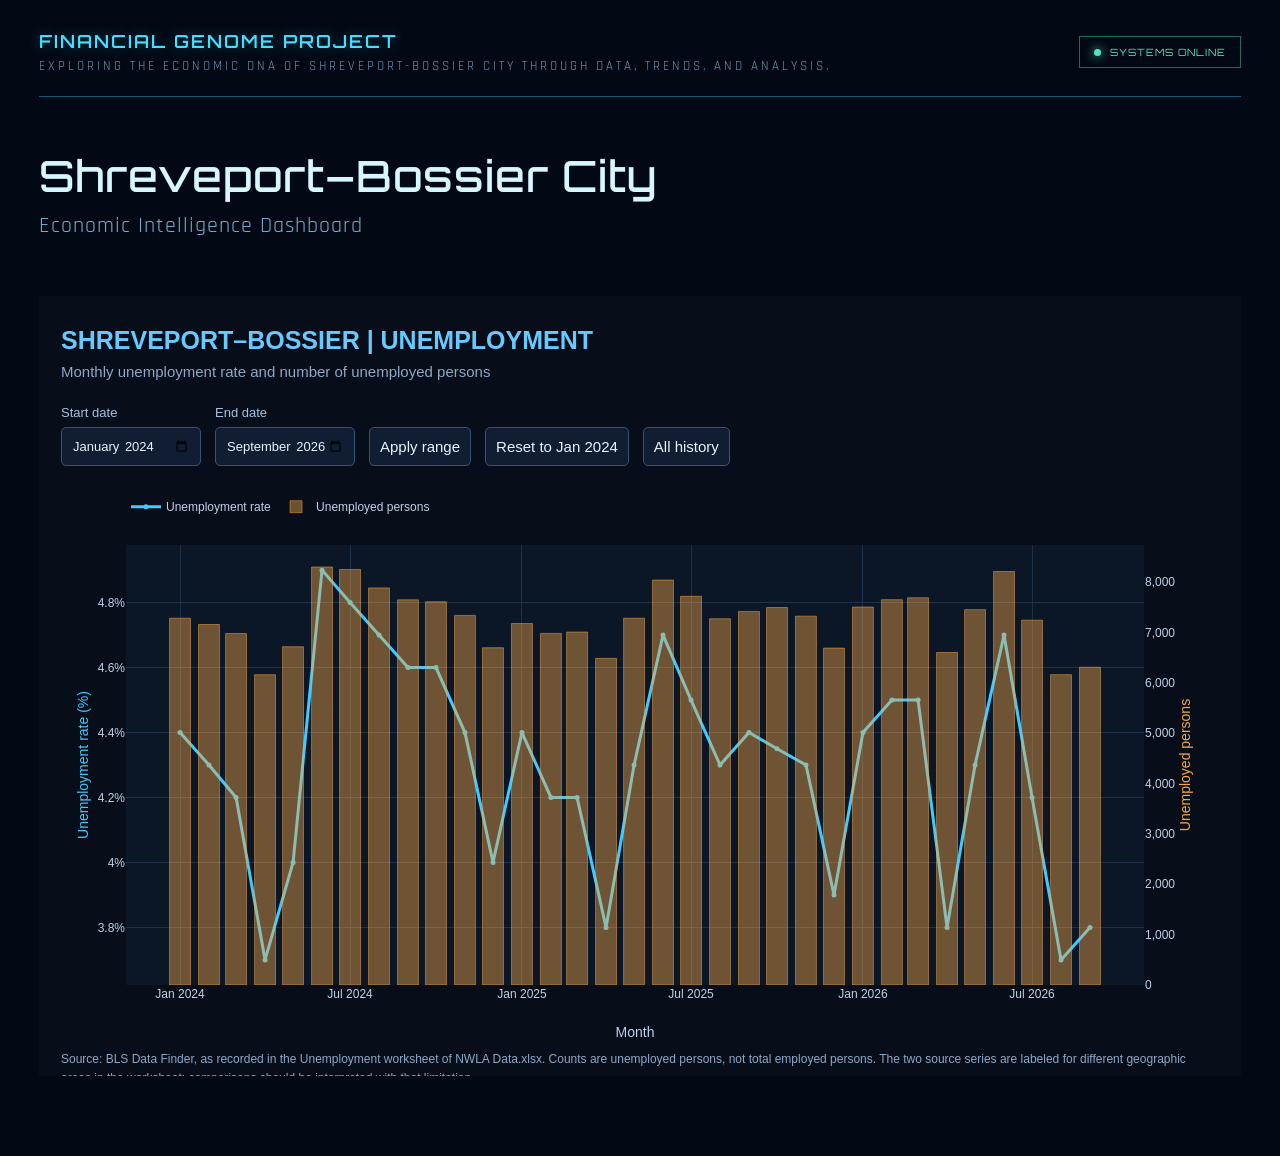
<file: index.html>
<!DOCTYPE html>
<html lang="en">

<head>
    <meta charset="UTF-8">
    <meta name="viewport"
          content="width=device-width, initial-scale=1.0">

    <title>Financial Genome Project</title>

    <!-- Google Fonts -->
    <link href="https://fonts.googleapis.com/css2?family=Orbitron:wght@400;500;600;700&family=Rajdhani:wght@400;500;600;700&display=swap"
          rel="stylesheet">

    <!-- Main Stylesheet -->
    <link rel="stylesheet" href="/style.css?v=2">

</head>

<body>

<main class="container">

    <!-- =====================================
         HEADER
         ===================================== -->

    <header class="site-header">

        <div class="brand">

            <div class="brand-name">
                FINANCIAL GENOME PROJECT
            </div>

            <div class="brand-subtitle">
                EXPLORING THE ECONOMIC DNA OF
                SHREVEPORT-BOSSIER CITY THROUGH
                DATA, TRENDS, AND ANALYSIS.
            </div>

        </div>

        <div class="system-status">
            <span class="status-dot"></span>
            SYSTEMS ONLINE
        </div>

    </header>


    <!-- =====================================
         HERO SECTION
         ===================================== -->

    <section class="hero">

        <div class="hero-content">

            <h1>Shreveport–Bossier City</h1>

            <div class="hero-description">
                Economic Intelligence Dashboard
            </div>

        </div>

    </section>


    <!-- =====================================
         UNEMPLOYMENT CHART
         ===================================== -->

    <section class="chart-section">

        <iframe
            id="unemployment-chart"
            src="/charts/unemployment.html?v=2"
            title="Shreveport-Bossier Unemployment"
            scrolling="no">
        </iframe>

    </section>


</main>

</body>
</html>
</file>
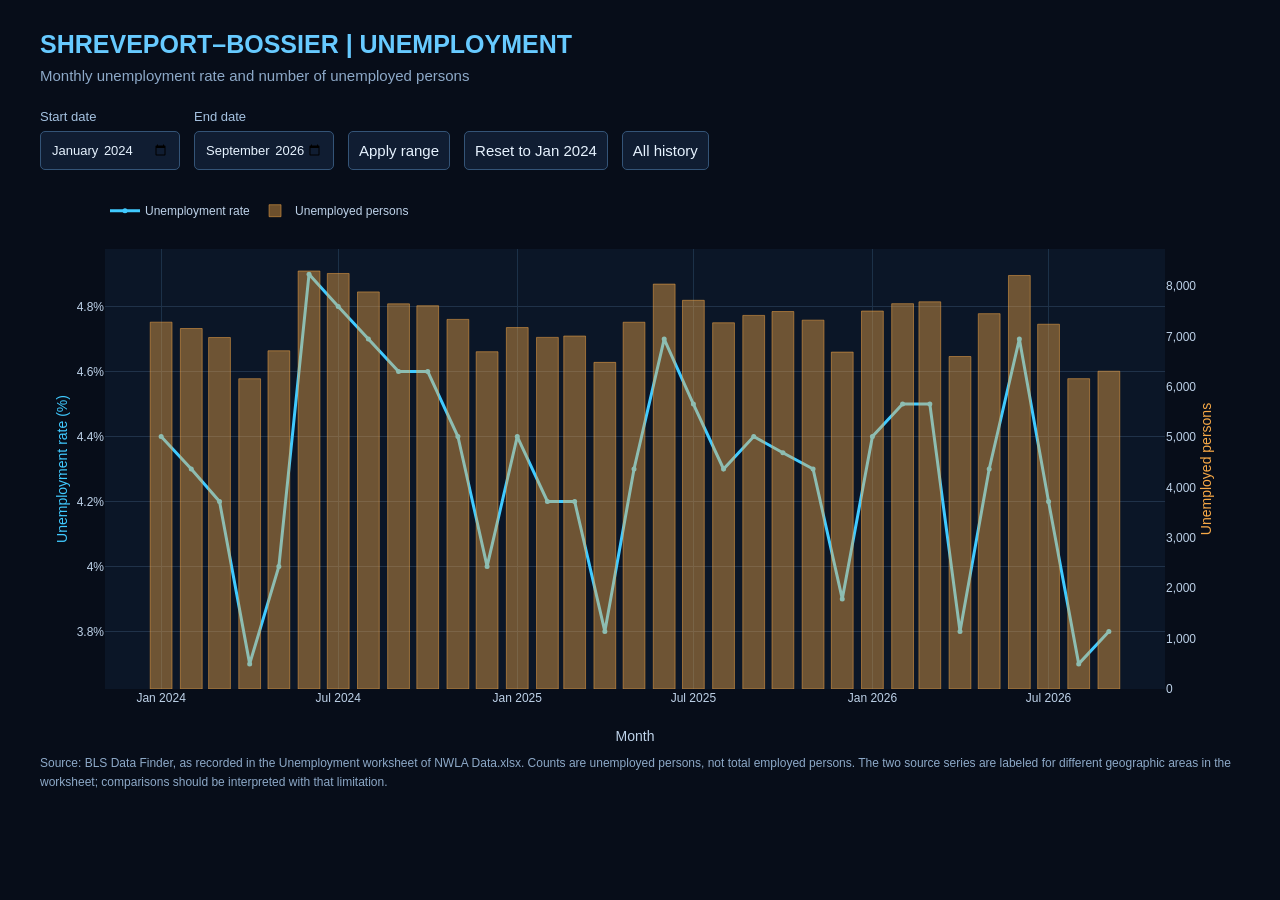
<file: charts/unemployment.html>
<!doctype html><html lang="en"><head><meta charset="utf-8"><meta name="viewport" content="width=device-width,initial-scale=1"><title>NWLA Unemployment | Financial Genome Project</title><script src="https://cdn.plot.ly/plotly-2.35.2.min.js"></script><style>body{margin:0;background:#070d19;color:#dceaff;font:15px Arial,sans-serif}.shell{max-width:1200px;margin:auto;padding:30px 22px}h1{color:#67caff;font-size:25px;margin:0 0 8px}.sub{color:#8da9c8;margin-bottom:25px}.controls{display:flex;gap:14px;align-items:end;flex-wrap:wrap;margin-bottom:14px}label{display:flex;flex-direction:column;gap:7px;color:#a5c2e1;font-size:13px}input,button{background:#101d32;border:1px solid #345477;color:#e7f3ff;padding:10px;border-radius:5px;font:inherit}button{cursor:pointer}button:hover{background:#1b385a}#chart{height:570px}.foot{color:#8da9c8;font-size:12px;line-height:1.6}@media(max-width:600px){#chart{height:460px}.shell{padding:20px 10px}}</style></head><body><main class="shell"><h1>SHREVEPORT–BOSSIER | UNEMPLOYMENT</h1><div class="sub">Monthly unemployment rate and number of unemployed persons</div><div class="controls"><label>Start date<input type="month" id="start" value="2024-01" min="1990-01"></label><label>End date<input type="month" id="end"></label><button id="apply">Apply range</button><button id="reset">Reset to Jan 2024</button><button id="all">All history</button></div><div id="chart"></div><div class="foot">Source: BLS Data Finder, as recorded in the Unemployment worksheet of NWLA Data.xlsx. Counts are unemployed persons, not total employed persons. The two source series are labeled for different geographic areas in the worksheet; comparisons should be interpreted with that limitation.</div></main><script>const records=[{"date":"1990-01-01","count":14146,"rate":8.8},{"date":"1990-02-01","count":9416,"rate":6.2},{"date":"1990-03-01","count":9187,"rate":5.9},{"date":"1990-04-01","count":9009,"rate":5.8},{"date":"1990-05-01","count":8899,"rate":5.9},{"date":"1990-06-01","count":10484,"rate":6.8},{"date":"1990-07-01","count":9809,"rate":6.3},{"date":"1990-08-01","count":10568,"rate":6.7},{"date":"1990-09-01","count":11222,"rate":7.1},{"date":"1990-10-01","count":11051,"rate":6.9},{"date":"1990-11-01","count":10753,"rate":6.7},{"date":"1990-12-01","count":11216,"rate":7.0},{"date":"1991-01-01","count":12460,"rate":7.9},{"date":"1991-02-01","count":11342,"rate":7.5},{"date":"1991-03-01","count":15259,"rate":9.3},{"date":"1991-04-01","count":11273,"rate":7.2},{"date":"1991-05-01","count":11110,"rate":7.1},{"date":"1991-06-01","count":12357,"rate":7.7},{"date":"1991-07-01","count":11055,"rate":6.9},{"date":"1991-08-01","count":11147,"rate":7.1},{"date":"1991-09-01","count":11072,"rate":7.0},{"date":"1991-10-01","count":10962,"rate":6.9},{"date":"1991-11-01","count":10303,"rate":6.5},{"date":"1991-12-01","count":10744,"rate":6.8},{"date":"1992-01-01","count":12164,"rate":7.8},{"date":"1992-02-01","count":14261,"rate":8.8},{"date":"1992-03-01","count":10663,"rate":6.8},{"date":"1992-04-01","count":9722,"rate":6.3},{"date":"1992-05-01","count":9957,"rate":6.5},{"date":"1992-06-01","count":12083,"rate":7.7},{"date":"1992-07-01","count":10470,"rate":6.6},{"date":"1992-08-01","count":10633,"rate":6.7},{"date":"1992-09-01","count":10321,"rate":6.5},{"date":"1992-10-01","count":9541,"rate":6.1},{"date":"1992-11-01","count":8977,"rate":5.7},{"date":"1992-12-01","count":9040,"rate":5.8},{"date":"1993-01-01","count":10219,"rate":6.7},{"date":"1993-02-01","count":9299,"rate":6.0},{"date":"1993-03-01","count":9218,"rate":6.0},{"date":"1993-04-01","count":9169,"rate":6.0},{"date":"1993-05-01","count":9585,"rate":6.2},{"date":"1993-06-01","count":11209,"rate":7.1},{"date":"1993-07-01","count":10190,"rate":6.5},{"date":"1993-08-01","count":10138,"rate":6.4},{"date":"1993-09-01","count":10320,"rate":6.5},{"date":"1993-10-01","count":10507,"rate":6.7},{"date":"1993-11-01","count":9977,"rate":6.4},{"date":"1993-12-01","count":10537,"rate":6.7},{"date":"1994-01-01","count":12429,"rate":8.0},{"date":"1994-02-01","count":11191,"rate":7.2},{"date":"1994-03-01","count":11088,"rate":7.2},{"date":"1994-04-01","count":10901,"rate":7.0},{"date":"1994-05-01","count":10343,"rate":6.7},{"date":"1994-06-01","count":11849,"rate":7.5},{"date":"1994-07-01","count":11592,"rate":7.3},{"date":"1994-08-01","count":11500,"rate":7.2},{"date":"1994-09-01","count":11300,"rate":7.2},{"date":"1994-10-01","count":11138,"rate":7.1},{"date":"1994-11-01","count":10199,"rate":6.6},{"date":"1994-12-01","count":9586,"rate":6.3},{"date":"1995-01-01","count":11495,"rate":7.5},{"date":"1995-02-01","count":9933,"rate":6.5},{"date":"1995-03-01","count":10485,"rate":6.7},{"date":"1995-04-01","count":10505,"rate":6.5},{"date":"1995-05-01","count":10176,"rate":6.4},{"date":"1995-06-01","count":11749,"rate":7.1},{"date":"1995-07-01","count":11192,"rate":6.8},{"date":"1995-08-01","count":11125,"rate":6.9},{"date":"1995-09-01","count":11020,"rate":6.9},{"date":"1995-10-01","count":10620,"rate":6.6},{"date":"1995-11-01","count":9847,"rate":6.2},{"date":"1995-12-01","count":9647,"rate":6.0},{"date":"1996-01-01","count":11214,"rate":7.0},{"date":"1996-02-01","count":9717,"rate":6.1},{"date":"1996-03-01","count":14124,"rate":8.3},{"date":"1996-04-01","count":9942,"rate":6.1},{"date":"1996-05-01","count":10707,"rate":6.5},{"date":"1996-06-01","count":12299,"rate":7.3},{"date":"1996-07-01","count":11636,"rate":6.9},{"date":"1996-08-01","count":11222,"rate":6.7},{"date":"1996-09-01","count":11109,"rate":6.7},{"date":"1996-10-01","count":10674,"rate":6.4},{"date":"1996-11-01","count":9727,"rate":5.9},{"date":"1996-12-01","count":9406,"rate":5.8},{"date":"1997-01-01","count":11259,"rate":7.0},{"date":"1997-02-01","count":9967,"rate":6.2},{"date":"1997-03-01","count":10798,"rate":6.5},{"date":"1997-04-01","count":9776,"rate":6.0},{"date":"1997-05-01","count":14484,"rate":8.2},{"date":"1997-06-01","count":13033,"rate":7.5},{"date":"1997-07-01","count":11715,"rate":6.8},{"date":"1997-08-01","count":13391,"rate":7.6},{"date":"1997-09-01","count":11033,"rate":6.6},{"date":"1997-10-01","count":9796,"rate":6.0},{"date":"1997-11-01","count":8730,"rate":5.3},{"date":"1997-12-01","count":8477,"rate":5.2},{"date":"1998-01-01","count":9633,"rate":6.1},{"date":"1998-02-01","count":8318,"rate":5.2},{"date":"1998-03-01","count":9506,"rate":5.9},{"date":"1998-04-01","count":8869,"rate":5.4},{"date":"1998-05-01","count":9236,"rate":5.6},{"date":"1998-06-01","count":16174,"rate":9.0},{"date":"1998-07-01","count":15656,"rate":8.7},{"date":"1998-08-01","count":10257,"rate":6.1},{"date":"1998-09-01","count":9455,"rate":5.7},{"date":"1998-10-01","count":8356,"rate":5.1},{"date":"1998-11-01","count":7472,"rate":4.6},{"date":"1998-12-01","count":6983,"rate":4.4},{"date":"1999-01-01","count":8297,"rate":5.2},{"date":"1999-02-01","count":7250,"rate":4.6},{"date":"1999-03-01","count":6860,"rate":4.3},{"date":"1999-04-01","count":6775,"rate":4.2},{"date":"1999-05-01","count":6607,"rate":4.1},{"date":"1999-06-01","count":8647,"rate":5.1},{"date":"1999-07-01","count":8166,"rate":4.8},{"date":"1999-08-01","count":8035,"rate":4.7},{"date":"1999-09-01","count":8159,"rate":4.8},{"date":"1999-10-01","count":7639,"rate":4.5},{"date":"1999-11-01","count":6870,"rate":4.1},{"date":"1999-12-01","count":6440,"rate":3.9},{"date":"2000-01-01","count":8870,"rate":5.3},{"date":"2000-02-01","count":7920,"rate":4.7},{"date":"2000-03-01","count":8303,"rate":4.9},{"date":"2000-04-01","count":7376,"rate":4.4},{"date":"2000-05-01","count":8317,"rate":5.0},{"date":"2000-06-01","count":9764,"rate":5.7},{"date":"2000-07-01","count":9061,"rate":5.3},{"date":"2000-08-01","count":9228,"rate":5.4},{"date":"2000-09-01","count":8946,"rate":5.3},{"date":"2000-10-01","count":8553,"rate":5.0},{"date":"2000-11-01","count":8300,"rate":4.9},{"date":"2000-12-01","count":7875,"rate":4.7},{"date":"2001-01-01","count":11777,"rate":6.8},{"date":"2001-02-01","count":8308,"rate":5.1},{"date":"2001-03-01","count":9139,"rate":5.6},{"date":"2001-04-01","count":8823,"rate":5.2},{"date":"2001-05-01","count":8843,"rate":5.3},{"date":"2001-06-01","count":10543,"rate":6.1},{"date":"2001-07-01","count":9716,"rate":5.6},{"date":"2001-08-01","count":9564,"rate":5.7},{"date":"2001-09-01","count":10256,"rate":6.1},{"date":"2001-10-01","count":10314,"rate":6.1},{"date":"2001-11-01","count":10492,"rate":6.3},{"date":"2001-12-01","count":10579,"rate":6.4},{"date":"2002-01-01","count":14261,"rate":8.4},{"date":"2002-02-01","count":11740,"rate":7.0},{"date":"2002-03-01","count":10686,"rate":6.5},{"date":"2002-04-01","count":10405,"rate":6.3},{"date":"2002-05-01","count":10594,"rate":6.4},{"date":"2002-06-01","count":12457,"rate":7.3},{"date":"2002-07-01","count":11063,"rate":6.5},{"date":"2002-08-01","count":10926,"rate":6.5},{"date":"2002-09-01","count":10680,"rate":6.4},{"date":"2002-10-01","count":10372,"rate":6.3},{"date":"2002-11-01","count":10514,"rate":6.4},{"date":"2002-12-01","count":10433,"rate":6.4},{"date":"2003-01-01","count":11943,"rate":7.3},{"date":"2003-02-01","count":10941,"rate":6.8},{"date":"2003-03-01","count":11453,"rate":7.0},{"date":"2003-04-01","count":12610,"rate":7.6},{"date":"2003-05-01","count":12916,"rate":7.7},{"date":"2003-06-01","count":14098,"rate":8.3},{"date":"2003-07-01","count":12823,"rate":7.5},{"date":"2003-08-01","count":11989,"rate":7.1},{"date":"2003-09-01","count":11183,"rate":6.7},{"date":"2003-10-01","count":10323,"rate":6.2},{"date":"2003-11-01","count":9689,"rate":5.8},{"date":"2003-12-01","count":9601,"rate":5.7},{"date":"2004-01-01","count":11325,"rate":6.8},{"date":"2004-02-01","count":9861,"rate":5.9},{"date":"2004-03-01","count":10576,"rate":6.3},{"date":"2004-04-01","count":9786,"rate":5.8},{"date":"2004-05-01","count":9984,"rate":5.9},{"date":"2004-06-01","count":11853,"rate":6.8},{"date":"2004-07-01","count":10920,"rate":6.2},{"date":"2004-08-01","count":9663,"rate":5.6},{"date":"2004-09-01","count":9613,"rate":5.6},{"date":"2004-10-01","count":9671,"rate":5.6},{"date":"2004-11-01","count":9381,"rate":5.4},{"date":"2004-12-01","count":9281,"rate":5.4},{"date":"2005-01-01","count":10600,"rate":6.1},{"date":"2005-02-01","count":9634,"rate":5.6},{"date":"2005-03-01","count":9465,"rate":5.5},{"date":"2005-04-01","count":9015,"rate":5.2},{"date":"2005-05-01","count":9438,"rate":5.4},{"date":"2005-06-01","count":11232,"rate":6.4},{"date":"2005-07-01","count":11004,"rate":6.2},{"date":"2005-08-01","count":9815,"rate":5.6},{"date":"2005-09-01","count":13477,"rate":7.0},{"date":"2005-10-01","count":12207,"rate":6.3},{"date":"2005-11-01","count":12563,"rate":6.5},{"date":"2005-12-01","count":8993,"rate":4.8},{"date":"2006-01-01","count":7476,"rate":4.0},{"date":"2006-02-01","count":6194,"rate":3.4},{"date":"2006-03-01","count":6492,"rate":3.5},{"date":"2006-04-01","count":6437,"rate":3.5},{"date":"2006-05-01","count":7106,"rate":3.9},{"date":"2006-06-01","count":8798,"rate":4.7},{"date":"2006-07-01","count":8416,"rate":4.5},{"date":"2006-08-01","count":7829,"rate":4.3},{"date":"2006-09-01","count":7718,"rate":4.3},{"date":"2006-10-01","count":7664,"rate":4.2},{"date":"2006-11-01","count":7745,"rate":4.3},{"date":"2006-12-01","count":7360,"rate":4.1},{"date":"2007-01-01","count":10646,"rate":5.8},{"date":"2007-02-01","count":7894,"rate":4.4},{"date":"2007-03-01","count":7727,"rate":4.3},{"date":"2007-04-01","count":7901,"rate":4.4},{"date":"2007-05-01","count":8574,"rate":4.7},{"date":"2007-06-01","count":10011,"rate":5.4},{"date":"2007-07-01","count":10076,"rate":5.4},{"date":"2007-08-01","count":8811,"rate":4.8},{"date":"2007-09-01","count":8752,"rate":4.8},{"date":"2007-10-01","count":7822,"rate":4.3},{"date":"2007-11-01","count":7652,"rate":4.2},{"date":"2007-12-01","count":8067,"rate":4.4},{"date":"2008-01-01","count":9098,"rate":5.0},{"date":"2008-02-01","count":7932,"rate":4.5},{"date":"2008-03-01","count":8691,"rate":4.8},{"date":"2008-04-01","count":7794,"rate":4.3},{"date":"2008-05-01","count":8573,"rate":4.7},{"date":"2008-06-01","count":10647,"rate":5.7},{"date":"2008-07-01","count":11085,"rate":5.9},{"date":"2008-08-01","count":10389,"rate":5.5},{"date":"2008-09-01","count":9296,"rate":4.9},{"date":"2008-10-01","count":10467,"rate":5.6},{"date":"2008-11-01","count":10600,"rate":5.7},{"date":"2008-12-01","count":11059,"rate":6.0},{"date":"2009-01-01","count":14677,"rate":7.9},{"date":"2009-02-01","count":13687,"rate":7.5},{"date":"2009-03-01","count":12917,"rate":7.1},{"date":"2009-04-01","count":12494,"rate":6.9},{"date":"2009-05-01","count":12780,"rate":7.1},{"date":"2009-06-01","count":14859,"rate":8.0},{"date":"2009-07-01","count":15645,"rate":8.4},{"date":"2009-08-01","count":13641,"rate":7.5},{"date":"2009-09-01","count":12652,"rate":7.0},{"date":"2009-10-01","count":12133,"rate":6.8},{"date":"2009-11-01","count":11365,"rate":6.3},{"date":"2009-12-01","count":11790,"rate":6.6},{"date":"2010-01-01","count":12969,"rate":7.3},{"date":"2010-02-01","count":12415,"rate":7.0},{"date":"2010-03-01","count":11854,"rate":6.7},{"date":"2010-04-01","count":11767,"rate":6.5},{"date":"2010-05-01","count":12503,"rate":7.0},{"date":"2010-06-01","count":14273,"rate":7.8},{"date":"2010-07-01","count":14559,"rate":7.9},{"date":"2010-08-01","count":13903,"rate":7.7},{"date":"2010-09-01","count":13619,"rate":7.6},{"date":"2010-10-01","count":13271,"rate":7.4},{"date":"2010-11-01","count":13087,"rate":7.3},{"date":"2010-12-01","count":12316,"rate":6.9},{"date":"2011-01-01","count":13826,"rate":7.8},{"date":"2011-02-01","count":12539,"rate":7.1},{"date":"2011-03-01","count":12296,"rate":6.9},{"date":"2011-04-01","count":11826,"rate":6.6},{"date":"2011-05-01","count":12399,"rate":6.9},{"date":"2011-06-01","count":13992,"rate":7.8},{"date":"2011-07-01","count":13507,"rate":7.4},{"date":"2011-08-01","count":13211,"rate":7.3},{"date":"2011-09-01","count":12953,"rate":7.2},{"date":"2011-10-01","count":12605,"rate":7.0},{"date":"2011-11-01","count":11893,"rate":6.6},{"date":"2011-12-01","count":11658,"rate":6.5},{"date":"2012-01-01","count":12998,"rate":7.3},{"date":"2012-02-01","count":12136,"rate":6.8},{"date":"2012-03-01","count":12206,"rate":6.8},{"date":"2012-04-01","count":11534,"rate":6.5},{"date":"2012-05-01","count":12498,"rate":7.0},{"date":"2012-06-01","count":14444,"rate":7.9},{"date":"2012-07-01","count":13762,"rate":7.6},{"date":"2012-08-01","count":12800,"rate":7.2},{"date":"2012-09-01","count":12188,"rate":6.9},{"date":"2012-10-01","count":12014,"rate":6.8},{"date":"2012-11-01","count":11053,"rate":6.3},{"date":"2012-12-01","count":11849,"rate":6.8},{"date":"2013-01-01","count":14110,"rate":8.1},{"date":"2013-02-01","count":12782,"rate":7.4},{"date":"2013-03-01","count":12567,"rate":7.3},{"date":"2013-04-01","count":12200,"rate":7.0},{"date":"2013-05-01","count":12802,"rate":7.3},{"date":"2013-06-01","count":14678,"rate":8.2},{"date":"2013-07-01","count":13705,"rate":7.7},{"date":"2013-08-01","count":12752,"rate":7.3},{"date":"2013-09-01","count":12349,"rate":7.1},{"date":"2013-10-01","count":11809,"rate":6.8},{"date":"2013-11-01","count":10928,"rate":6.3},{"date":"2013-12-01","count":10140,"rate":5.9},{"date":"2014-01-01","count":11090,"rate":6.5},{"date":"2014-02-01","count":10387,"rate":6.1},{"date":"2014-03-01","count":10846,"rate":6.2},{"date":"2014-04-01","count":10209,"rate":5.9},{"date":"2014-05-01","count":11528,"rate":6.6},{"date":"2014-06-01","count":13161,"rate":7.4},{"date":"2014-07-01","count":13803,"rate":7.7},{"date":"2014-08-01","count":13739,"rate":7.7},{"date":"2014-09-01","count":13332,"rate":7.5},{"date":"2014-10-01","count":12935,"rate":7.3},{"date":"2014-11-01","count":12931,"rate":7.3},{"date":"2014-12-01","count":12052,"rate":6.9},{"date":"2015-01-01","count":13215,"rate":7.5},{"date":"2015-02-01","count":12082,"rate":6.9},{"date":"2015-03-01","count":12044,"rate":6.9},{"date":"2015-04-01","count":11670,"rate":6.6},{"date":"2015-05-01","count":12308,"rate":7.0},{"date":"2015-06-01","count":13255,"rate":7.5},{"date":"2015-07-01","count":12832,"rate":7.3},{"date":"2015-08-01","count":11774,"rate":6.8},{"date":"2015-09-01","count":11523,"rate":6.7},{"date":"2015-10-01","count":11284,"rate":6.5},{"date":"2015-11-01","count":10510,"rate":6.1},{"date":"2015-12-01","count":9809,"rate":5.8},{"date":"2016-01-01","count":11067,"rate":6.6},{"date":"2016-02-01","count":10278,"rate":6.1},{"date":"2016-03-01","count":10590,"rate":6.3},{"date":"2016-04-01","count":10212,"rate":6.0},{"date":"2016-05-01","count":10338,"rate":6.1},{"date":"2016-06-01","count":12391,"rate":7.2},{"date":"2016-07-01","count":12063,"rate":7.1},{"date":"2016-08-01","count":11541,"rate":6.8},{"date":"2016-09-01","count":11487,"rate":6.8},{"date":"2016-10-01","count":10677,"rate":6.3},{"date":"2016-11-01","count":9941,"rate":5.9},{"date":"2016-12-01","count":9551,"rate":5.7},{"date":"2017-01-01","count":10536,"rate":6.3},{"date":"2017-02-01","count":9736,"rate":5.9},{"date":"2017-03-01","count":9398,"rate":5.6},{"date":"2017-04-01","count":9188,"rate":5.5},{"date":"2017-05-01","count":9216,"rate":5.6},{"date":"2017-06-01","count":10400,"rate":6.2},{"date":"2017-07-01","count":10107,"rate":5.9},{"date":"2017-08-01","count":9799,"rate":5.8},{"date":"2017-09-01","count":8947,"rate":5.3},{"date":"2017-10-01","count":8005,"rate":4.8},{"date":"2017-11-01","count":7902,"rate":4.7},{"date":"2017-12-01","count":7541,"rate":4.5},{"date":"2018-01-01","count":8276,"rate":4.9},{"date":"2018-02-01","count":7990,"rate":4.8},{"date":"2018-03-01","count":8269,"rate":4.9},{"date":"2018-04-01","count":8090,"rate":4.8},{"date":"2018-05-01","count":8604,"rate":5.1},{"date":"2018-06-01","count":10970,"rate":6.4},{"date":"2018-07-01","count":10016,"rate":5.8},{"date":"2018-08-01","count":9262,"rate":5.5},{"date":"2018-09-01","count":8484,"rate":5.1},{"date":"2018-10-01","count":8303,"rate":4.9},{"date":"2018-11-01","count":7815,"rate":4.7},{"date":"2018-12-01","count":7834,"rate":4.7},{"date":"2019-01-01","count":8914,"rate":5.3},{"date":"2019-02-01","count":7658,"rate":4.6},{"date":"2019-03-01","count":7200,"rate":4.3},{"date":"2019-04-01","count":6816,"rate":4.1},{"date":"2019-05-01","count":7704,"rate":4.6},{"date":"2019-06-01","count":9643,"rate":5.7},{"date":"2019-07-01","count":9447,"rate":5.6},{"date":"2019-08-01","count":8804,"rate":5.3},{"date":"2019-09-01","count":8306,"rate":5.0},{"date":"2019-10-01","count":8512,"rate":5.1},{"date":"2019-11-01","count":8286,"rate":4.9},{"date":"2019-12-01","count":7815,"rate":4.7},{"date":"2020-01-01","count":8381,"rate":5.1},{"date":"2020-02-01","count":6887,"rate":4.2},{"date":"2020-03-01","count":11813,"rate":7.1},{"date":"2020-04-01","count":18875,"rate":11.9},{"date":"2020-05-01","count":19868,"rate":12.2},{"date":"2020-06-01","count":18857,"rate":11.2},{"date":"2020-07-01","count":17826,"rate":10.5},{"date":"2020-08-01","count":14792,"rate":8.8},{"date":"2020-09-01","count":14756,"rate":8.8},{"date":"2020-10-01","count":13295,"rate":7.9},{"date":"2020-11-01","count":11490,"rate":6.9},{"date":"2020-12-01","count":11384,"rate":6.9},{"date":"2021-01-01","count":11430,"rate":6.9},{"date":"2021-02-01","count":10700,"rate":6.5},{"date":"2021-03-01","count":10191,"rate":6.1},{"date":"2021-04-01","count":10079,"rate":6.1},{"date":"2021-05-01","count":10147,"rate":6.1},{"date":"2021-06-01","count":11559,"rate":6.8},{"date":"2021-07-01","count":10078,"rate":6.0},{"date":"2021-08-01","count":8798,"rate":5.3},{"date":"2021-09-01","count":7772,"rate":4.6},{"date":"2021-10-01","count":6909,"rate":4.2},{"date":"2021-11-01","count":6238,"rate":3.7},{"date":"2021-12-01","count":5599,"rate":3.4},{"date":"2022-01-01","count":6805,"rate":4.1},{"date":"2022-02-01","count":6223,"rate":3.7},{"date":"2022-03-01","count":5993,"rate":3.5},{"date":"2022-04-01","count":5518,"rate":3.3},{"date":"2022-05-01","count":6109,"rate":3.6},{"date":"2022-06-01","count":7647,"rate":4.5},{"date":"2022-07-01","count":7171,"rate":4.2},{"date":"2022-08-01","count":6648,"rate":4.0},{"date":"2022-09-01","count":6180,"rate":3.7},{"date":"2022-10-01","count":5662,"rate":3.4},{"date":"2022-11-01","count":5468,"rate":3.3},{"date":"2022-12-01","count":5464,"rate":3.3},{"date":"2023-01-01","count":6254,"rate":3.8},{"date":"2023-02-01","count":6018,"rate":3.6},{"date":"2023-03-01","count":5751,"rate":3.4},{"date":"2023-04-01","count":5224,"rate":3.1},{"date":"2023-05-01","count":6357,"rate":3.8},{"date":"2023-06-01","count":7338,"rate":4.3},{"date":"2023-07-01","count":6380,"rate":3.8},{"date":"2023-08-01","count":6605,"rate":3.9},{"date":"2023-09-01","count":6967,"rate":4.1},{"date":"2023-10-01","count":6918,"rate":4.1},{"date":"2023-11-01","count":6570,"rate":3.9},{"date":"2023-12-01","count":6643,"rate":4.0},{"date":"2024-01-01","count":7284,"rate":4.4},{"date":"2024-02-01","count":7158,"rate":4.3},{"date":"2024-03-01","count":6979,"rate":4.2},{"date":"2024-04-01","count":6161,"rate":3.7},{"date":"2024-05-01","count":6716,"rate":4.0},{"date":"2024-06-01","count":8300,"rate":4.9},{"date":"2024-07-01","count":8251,"rate":4.8},{"date":"2024-08-01","count":7885,"rate":4.7},{"date":"2024-09-01","count":7648,"rate":4.6},{"date":"2024-10-01","count":7610,"rate":4.6},{"date":"2024-11-01","count":7339,"rate":4.4},{"date":"2024-12-01","count":6697,"rate":4.0},{"date":"2025-01-01","count":7177,"rate":4.4},{"date":"2025-02-01","count":6982,"rate":4.2},{"date":"2025-03-01","count":7009,"rate":4.2},{"date":"2025-04-01","count":6486,"rate":3.8},{"date":"2025-05-01","count":7283,"rate":4.3},{"date":"2025-06-01","count":8040,"rate":4.7},{"date":"2025-07-01","count":7718,"rate":4.5},{"date":"2025-08-01","count":7272,"rate":4.3},{"date":"2025-09-01","count":7418,"rate":4.4},{"date":"2025-10-01","count":7495,"rate":4.35},{"date":"2025-11-01","count":7324,"rate":4.3},{"date":"2025-12-01","count":6690,"rate":3.9},{"date":"2026-01-01","count":7505,"rate":4.4},{"date":"2026-02-01","count":7651,"rate":4.5},{"date":"2026-03-01","count":7688,"rate":4.5},{"date":"2026-04-01","count":6602,"rate":3.8},{"date":"2026-05-01","count":7453,"rate":4.3},{"date":"2026-06-01","count":8211,"rate":4.7},{"date":"2026-07-01","count":7243,"rate":4.2},{"date":"2026-08-01","count":6162,"rate":3.7},{"date":"2026-09-01","count":6310,"rate":3.8}];const first=records[0].date.slice(0,7),last=records.at(-1).date.slice(0,7);const start=document.getElementById('start'),end=document.getElementById('end');start.min=first;start.max=last;end.min=first;end.max=last;end.value=last;function draw(){let a=start.value,b=end.value;if(!a||!b||a>b){alert('Choose a valid start and end month.');return;}const rows=records.filter(r=>r.date.slice(0,7)>=a&&r.date.slice(0,7)<=b);if(!rows.length){alert('No data in that period.');return;}const dates=rows.map(r=>r.date);const traces=[{x:dates,y:rows.map(r=>r.rate),name:'Unemployment rate',type:'scatter',mode:'lines+markers',line:{color:'#40caff',width:3},marker:{size:5},yaxis:'y',hovertemplate:'%{x|%b %Y}<br>Rate: %{y:.2f}%<extra></extra>'},{x:dates,y:rows.map(r=>r.count),name:'Unemployed persons',type:'bar',marker:{color:'rgba(247,169,71,.42)',line:{color:'#f7a947',width:.5}},yaxis:'y2',hovertemplate:'%{x|%b %Y}<br>Unemployed: %{y:,.0f}<extra></extra>'}];Plotly.react('chart',traces,{paper_bgcolor:'#070d19',plot_bgcolor:'#0b1627',font:{color:'#bed2e9'},margin:{l:65,r:75,t:45,b:65},hovermode:'x unified',legend:{orientation:'h',y:1.12,x:0},barmode:'overlay',xaxis:{title:'Month',gridcolor:'#1c3148',rangeslider:{visible:false}},yaxis:{title:{text:'Unemployment rate (%)',font:{color:'#40caff'}},ticksuffix:'%',gridcolor:'#203249',zeroline:false},yaxis2:{title:{text:'Unemployed persons',font:{color:'#f7a947'}},overlaying:'y',side:'right',showgrid:false,zeroline:false,tickformat:',d'},uirevision:'range',dragmode:'zoom'}, {responsive:true,displaylogo:false,modeBarButtonsToRemove:['lasso2d','select2d']});}document.getElementById('apply').onclick=draw;document.getElementById('reset').onclick=()=>{start.value='2024-01';end.value=last;draw()};document.getElementById('all').onclick=()=>{start.value=first;end.value=last;draw()};draw();</script></body></html>
</file>
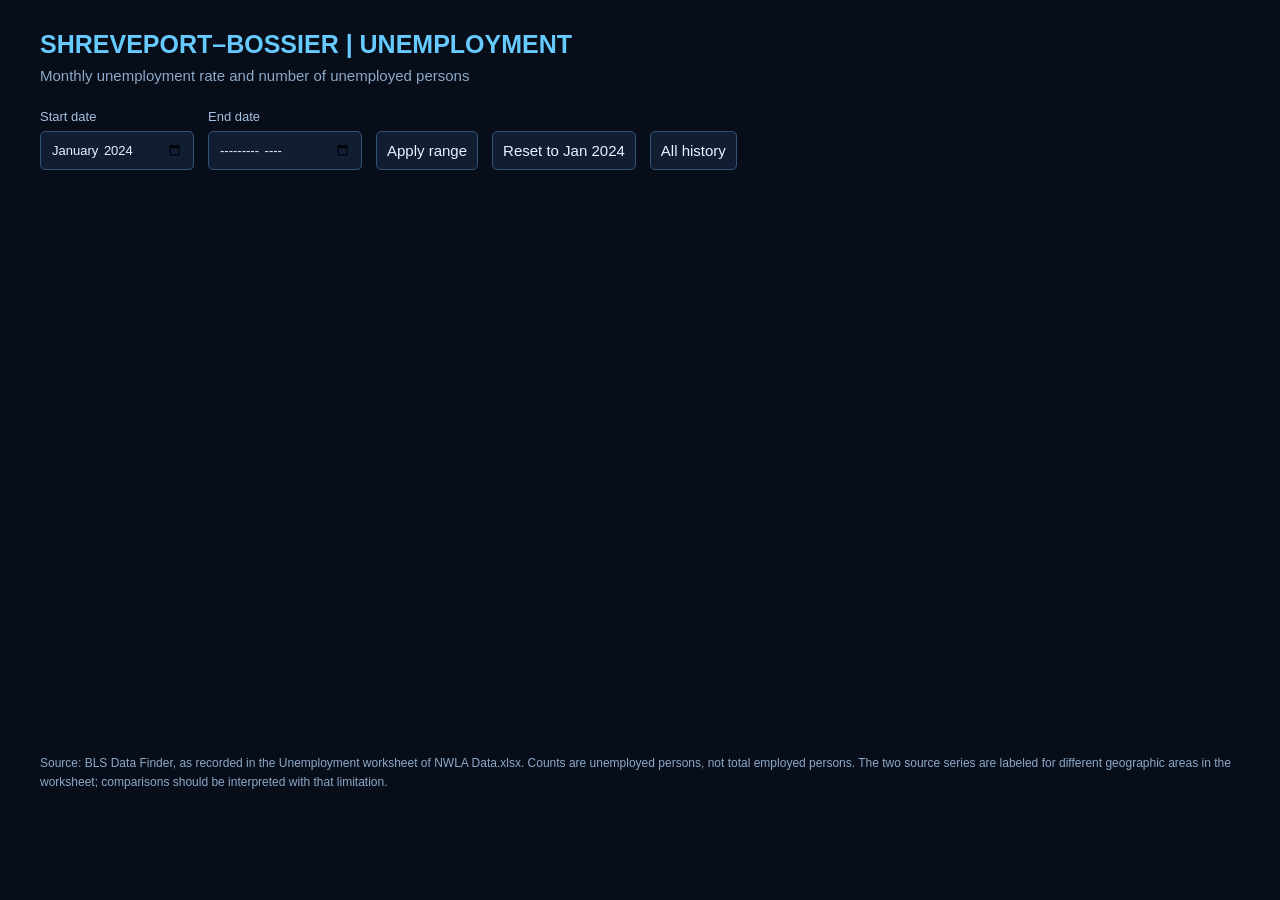
<file: templates/unemployment_template.html>
<!doctype html><html lang="en"><head><meta charset="utf-8"><meta name="viewport" content="width=device-width,initial-scale=1"><title>NWLA Unemployment | Financial Genome Project</title><script src="https://cdn.plot.ly/plotly-2.35.2.min.js"></script><style>body{margin:0;background:#070d19;color:#dceaff;font:15px Arial,sans-serif}.shell{max-width:1200px;margin:auto;padding:30px 22px}h1{color:#67caff;font-size:25px;margin:0 0 8px}.sub{color:#8da9c8;margin-bottom:25px}.controls{display:flex;gap:14px;align-items:end;flex-wrap:wrap;margin-bottom:14px}label{display:flex;flex-direction:column;gap:7px;color:#a5c2e1;font-size:13px}input,button{background:#101d32;border:1px solid #345477;color:#e7f3ff;padding:10px;border-radius:5px;font:inherit}button{cursor:pointer}button:hover{background:#1b385a}#chart{height:570px}.foot{color:#8da9c8;font-size:12px;line-height:1.6}@media(max-width:600px){#chart{height:460px}.shell{padding:20px 10px}}</style></head><body><main class="shell"><h1>SHREVEPORT–BOSSIER | UNEMPLOYMENT</h1><div class="sub">Monthly unemployment rate and number of unemployed persons</div><div class="controls"><label>Start date<input type="month" id="start" value="2024-01" min="1990-01"></label><label>End date<input type="month" id="end"></label><button id="apply">Apply range</button><button id="reset">Reset to Jan 2024</button><button id="all">All history</button></div><div id="chart"></div><div class="foot">Source: BLS Data Finder, as recorded in the Unemployment worksheet of NWLA Data.xlsx. Counts are unemployed persons, not total employed persons. The two source series are labeled for different geographic areas in the worksheet; comparisons should be interpreted with that limitation.</div></main><script>const records=__RECORDS_JSON__;const first=records[0].date.slice(0,7),last=records.at(-1).date.slice(0,7);const start=document.getElementById('start'),end=document.getElementById('end');start.min=first;start.max=last;end.min=first;end.max=last;end.value=last;function draw(){let a=start.value,b=end.value;if(!a||!b||a>b){alert('Choose a valid start and end month.');return;}const rows=records.filter(r=>r.date.slice(0,7)>=a&&r.date.slice(0,7)<=b);if(!rows.length){alert('No data in that period.');return;}const dates=rows.map(r=>r.date);const traces=[{x:dates,y:rows.map(r=>r.rate),name:'Unemployment rate',type:'scatter',mode:'lines+markers',line:{color:'#40caff',width:3},marker:{size:5},yaxis:'y',hovertemplate:'%{x|%b %Y}<br>Rate: %{y:.2f}%<extra></extra>'},{x:dates,y:rows.map(r=>r.count),name:'Unemployed persons',type:'bar',marker:{color:'rgba(247,169,71,.42)',line:{color:'#f7a947',width:.5}},yaxis:'y2',hovertemplate:'%{x|%b %Y}<br>Unemployed: %{y:,.0f}<extra></extra>'}];Plotly.react('chart',traces,{paper_bgcolor:'#070d19',plot_bgcolor:'#0b1627',font:{color:'#bed2e9'},margin:{l:65,r:75,t:45,b:65},hovermode:'x unified',legend:{orientation:'h',y:1.12,x:0},barmode:'overlay',xaxis:{title:'Month',gridcolor:'#1c3148',rangeslider:{visible:false}},yaxis:{title:{text:'Unemployment rate (%)',font:{color:'#40caff'}},ticksuffix:'%',gridcolor:'#203249',zeroline:false},yaxis2:{title:{text:'Unemployed persons',font:{color:'#f7a947'}},overlaying:'y',side:'right',showgrid:false,zeroline:false,tickformat:',d'},uirevision:'range',dragmode:'zoom'}, {responsive:true,displaylogo:false,modeBarButtonsToRemove:['lasso2d','select2d']});}document.getElementById('apply').onclick=draw;document.getElementById('reset').onclick=()=>{start.value='2024-01';end.value=last;draw()};document.getElementById('all').onclick=()=>{start.value=first;end.value=last;draw()};draw();</script></body></html>
</file>
<file: style.css>
/* ==========================================
   FINANCIAL GENOME PROJECT
   HUD / Holographic Theme
   ========================================== */

:root {
    --background: #030914;
    --panel: #071a2a;
    --cyan: #48dfff;
    --cyan-bright: #64f3ff;
    --muted: #7296b3;
    --border: #165575;
    --green: #55e2c5;
    --text: #d7f7ff;
}


/* ==========================================
   GLOBAL STYLES
   ========================================== */

* {
    box-sizing: border-box;
}

html {
    scroll-behavior: smooth;
}

body {
    margin: 0;
    min-height: 100vh;
    background: var(--background);
    color: var(--text);
    font-family: 'Rajdhani', sans-serif;
}


/* ==========================================
   MAIN CONTAINER
   ========================================== */

.container {
    width: 100%;
    max-width: 1250px;
    margin: 0 auto;
    padding: 30px 24px;
}


/* ==========================================
   HEADER
   ========================================== */

.site-header {
    display: flex;
    justify-content: space-between;
    align-items: center;
    gap: 20px;
    padding-bottom: 22px;
    border-bottom: 1px solid var(--border);
}

.brand-name {
    font-family: 'Orbitron', sans-serif;
    font-size: 18px;
    font-weight: 600;
    letter-spacing: 2px;
    color: var(--cyan);
    text-shadow: 0 0 14px #00d9ff55;
}

.brand-subtitle {
    margin-top: 6px;
    font-size: 13px;
    letter-spacing: 3px;
    color: var(--muted);
}


/* ==========================================
   SYSTEM STATUS
   ========================================== */

.system-status {
    display: flex;
    align-items: center;
    gap: 9px;
    flex-shrink: 0;

    border: 1px solid #1b6b62;
    padding: 9px 14px;

    color: var(--green);
    font-family: 'Orbitron', sans-serif;
    font-size: 10px;
    letter-spacing: 1px;
}

.status-dot {
    width: 7px;
    height: 7px;
    border-radius: 50%;
    background: var(--green);
    box-shadow: 0 0 10px var(--green);
}


/* ==========================================
   HERO SECTION
   ========================================== */

.hero {
    padding: 52px 0 36px;
}

.hero h1 {
    margin: 0 0 10px;

    font-family: 'Orbitron', sans-serif;
    font-size: clamp(25px, 4vw, 43px);
    font-weight: 500;
    letter-spacing: 1px;
}

.hero-description {
    font-size: 22px;
    color: #79aecb;
    letter-spacing: 1px;
}


/* ==========================================
   ECONOMIC DATA CHARTS
   ========================================== */

.chart-section {
    width: 100%;
    margin: 20px 0 50px;
    padding: 0;
    background: transparent;
}

#unemployment-chart {
    display: block;

    width: 100%;
    height: 780px;

    border: none;
    margin: 0;
    padding: 0;

    background: transparent;
    overflow: hidden;
}


/* ==========================================
   RESPONSIVE DESIGN
   ========================================== */

@media (max-width: 700px) {

    .container {
        padding: 22px 16px;
    }

    .brand-name {
        font-size: 13px;
        letter-spacing: 1px;
    }

    .brand-subtitle {
        font-size: 10px;
        letter-spacing: 1px;
    }

    .system-status {
        font-size: 0;
        padding: 10px;
    }

    .hero {
        padding: 38px 0 28px;
    }

    .hero-description {
        font-size: 18px;
    }

    #unemployment-chart {
        height: 760px;
    }
}


@media (max-width: 480px) {

    .container {
        padding: 18px 12px;
    }

    .hero h1 {
        font-size: 25px;
    }

    .hero-description {
        font-size: 17px;
    }

    #unemployment-chart {
        height: 800px;
    }
}
</file>
